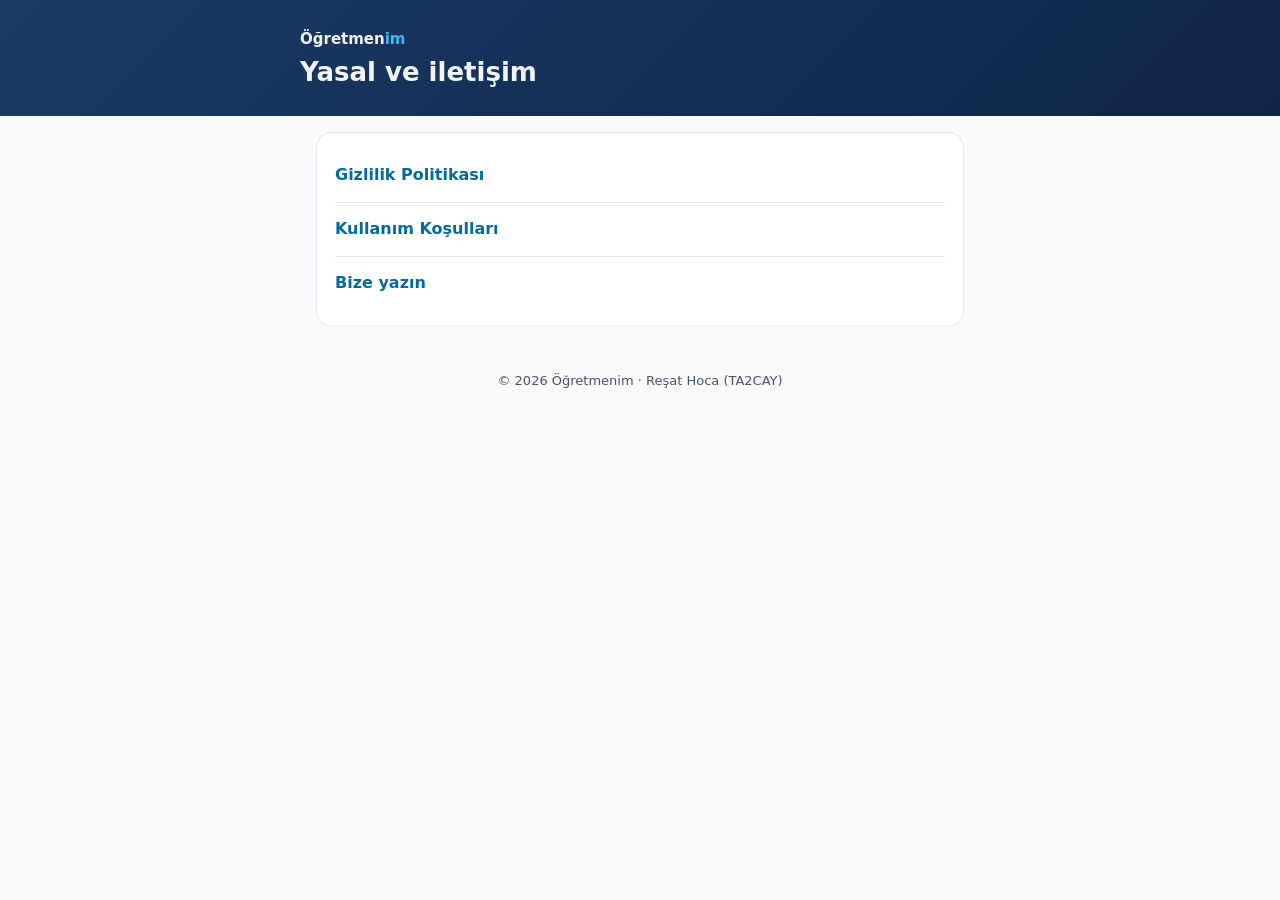
<file: index.html>
<!doctype html>
<html lang="tr">
<head>
<meta charset="utf-8">
<meta name="viewport" content="width=device-width,initial-scale=1">
<title>Öğretmenim · Yasal ve iletişim</title>
<link rel="stylesheet" href="style.css">
</head>
<body>
<header><div class="wrap"><div class="brand">Öğretmen<span>im</span></div><h1>Yasal ve iletişim</h1></div></header>
<main class="wrap">
<div class="card rows"><a href="privacy.html">Gizlilik Politikası</a><a href="terms.html">Kullanım Koşulları</a><a href="contact.html">Bize yazın</a></div>
</main>
<footer>© 2026 Öğretmenim · Reşat Hoca (TA2CAY)</footer>
</body>
</html>
</file>
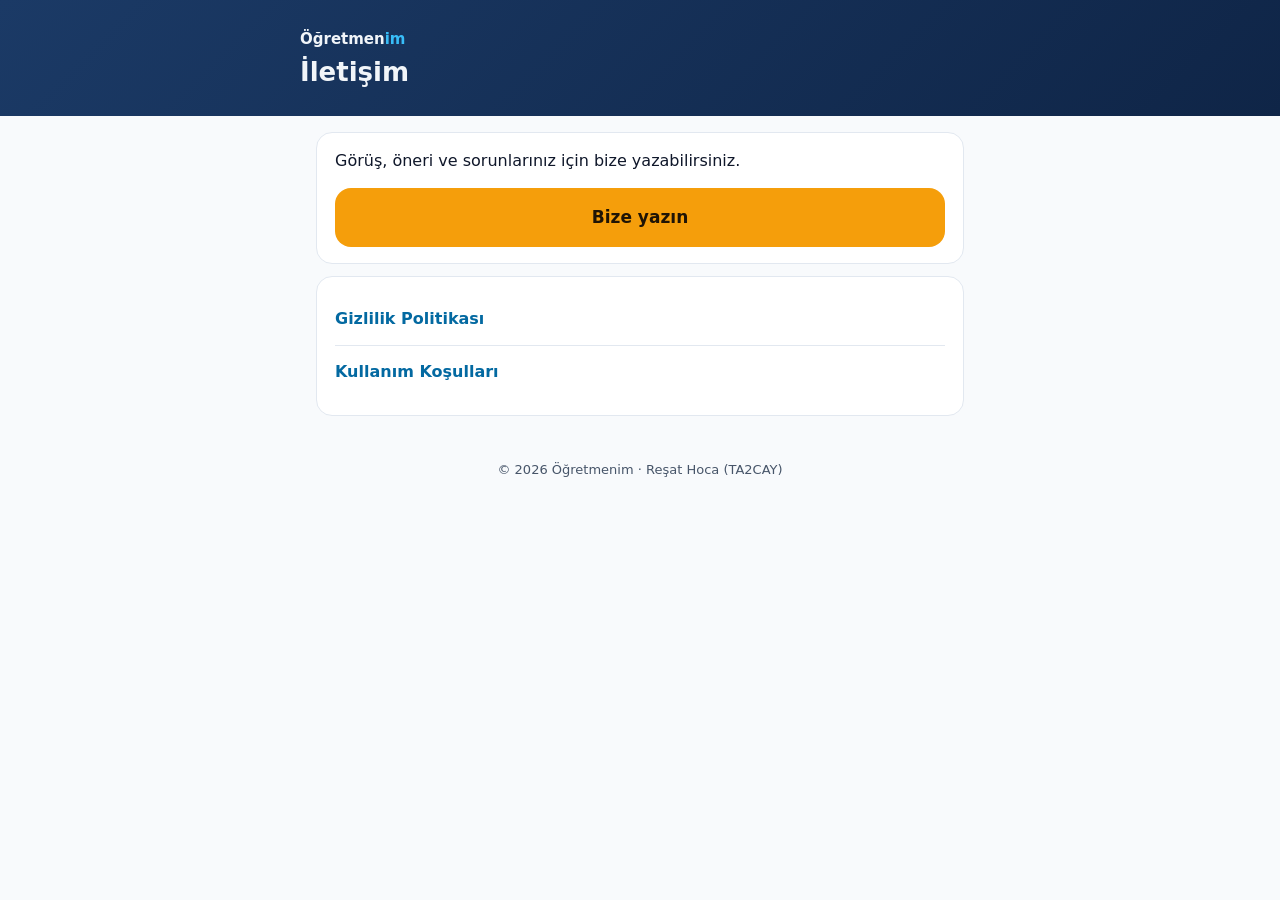
<file: contact.html>
<!doctype html>
<html lang="tr">
<head>
<meta charset="utf-8">
<meta name="viewport" content="width=device-width,initial-scale=1">
<title>Öğretmenim · İletişim</title>
<link rel="stylesheet" href="style.css">
</head>
<body>
<header><div class="wrap"><div class="brand">Öğretmen<span>im</span></div><h1>İletişim</h1></div></header>
<main class="wrap">
<div class="card"><p>Görüş, öneri ve sorunlarınız için bize yazabilirsiniz.</p><a class="button" href="mailto:ta2cay@gmail.com?subject=%C3%96%C4%9Fretmenim%20geri%20bildirim">Bize yazın</a></div>
<div class="card rows"><a href="privacy.html">Gizlilik Politikası</a><a href="terms.html">Kullanım Koşulları</a></div>
</main>
<footer>© 2026 Öğretmenim · Reşat Hoca (TA2CAY)</footer>
</body>
</html>
</file>
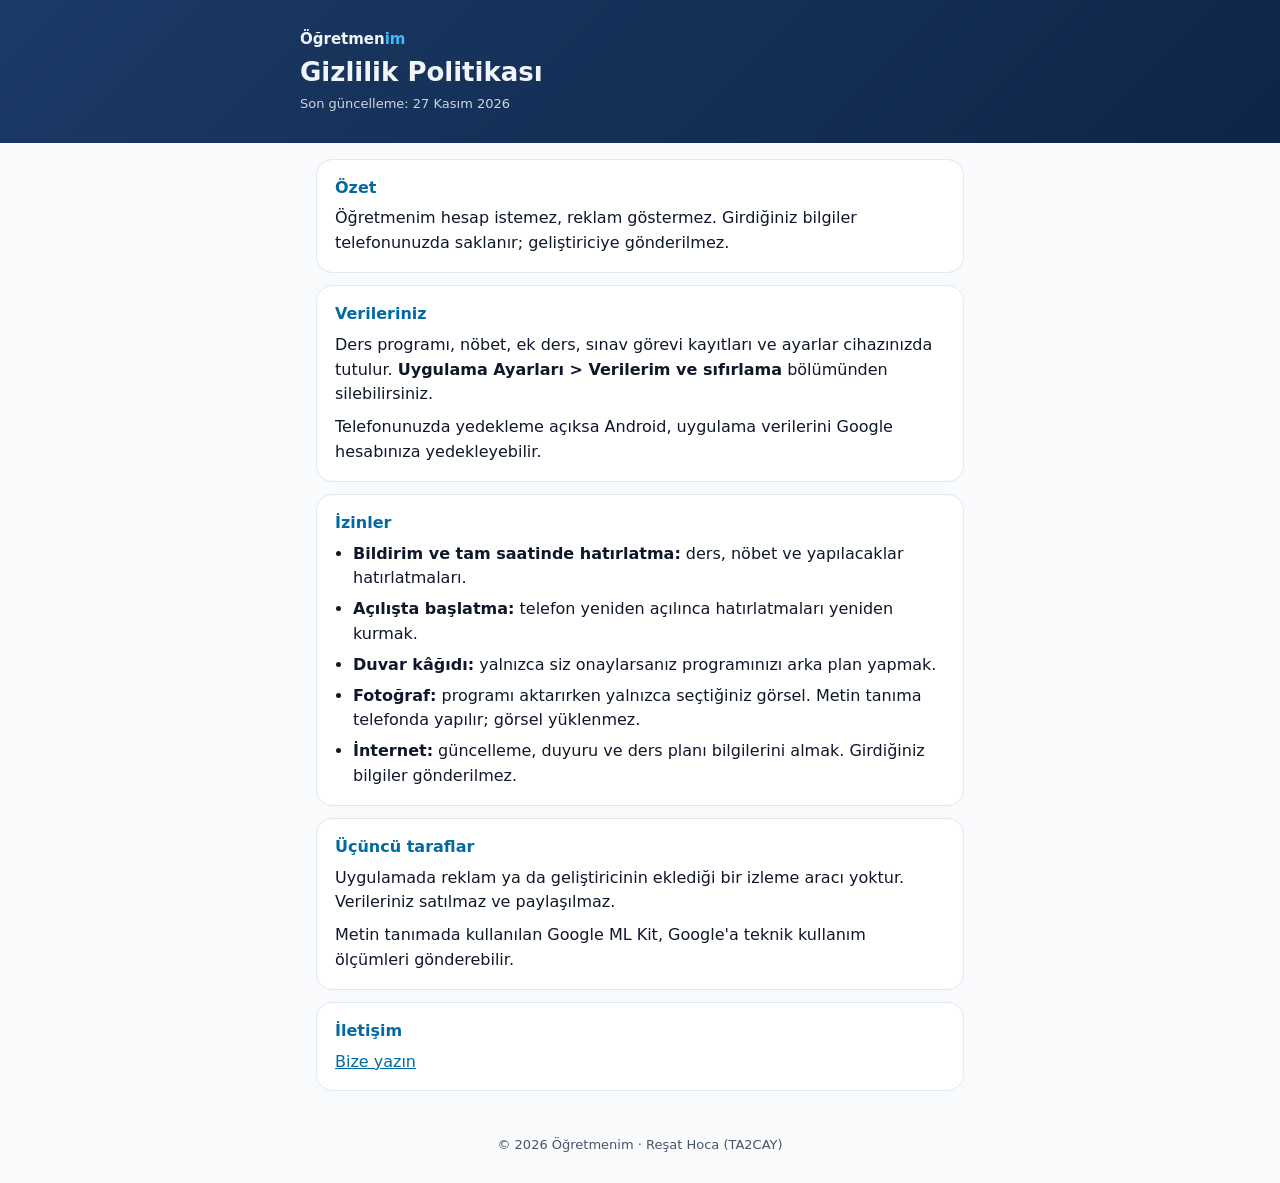
<file: privacy.html>
<!doctype html>
<html lang="tr">
<head>
<meta charset="utf-8">
<meta name="viewport" content="width=device-width,initial-scale=1">
<title>Öğretmenim · Gizlilik Politikası</title>
<link rel="stylesheet" href="style.css">
</head>
<body>
<header><div class="wrap"><div class="brand">Öğretmen<span>im</span></div><h1>Gizlilik Politikası</h1><p class="date">Son güncelleme: 27 Kasım 2026</p></div></header>
<main class="wrap">
<section><h2>Özet</h2><p>Öğretmenim hesap istemez, reklam göstermez. Girdiğiniz bilgiler telefonunuzda saklanır; geliştiriciye gönderilmez.</p></section>
<section><h2>Verileriniz</h2><p>Ders programı, nöbet, ek ders, sınav görevi kayıtları ve ayarlar cihazınızda tutulur. <b>Uygulama Ayarları &gt; Verilerim ve sıfırlama</b> bölümünden silebilirsiniz.</p><p>Telefonunuzda yedekleme açıksa Android, uygulama verilerini Google hesabınıza yedekleyebilir.</p></section>
<section><h2>İzinler</h2><ul><li><b>Bildirim ve tam saatinde hatırlatma:</b> ders, nöbet ve yapılacaklar hatırlatmaları.</li><li><b>Açılışta başlatma:</b> telefon yeniden açılınca hatırlatmaları yeniden kurmak.</li><li><b>Duvar kâğıdı:</b> yalnızca siz onaylarsanız programınızı arka plan yapmak.</li><li><b>Fotoğraf:</b> programı aktarırken yalnızca seçtiğiniz görsel. Metin tanıma telefonda yapılır; görsel yüklenmez.</li><li><b>İnternet:</b> güncelleme, duyuru ve ders planı bilgilerini almak. Girdiğiniz bilgiler gönderilmez.</li></ul></section>
<section><h2>Üçüncü taraflar</h2><p>Uygulamada reklam ya da geliştiricinin eklediği bir izleme aracı yoktur. Verileriniz satılmaz ve paylaşılmaz.</p><p>Metin tanımada kullanılan Google ML Kit, Google'a teknik kullanım ölçümleri gönderebilir.</p></section>
<section><h2>İletişim</h2><p><a href="contact.html">Bize yazın</a></p></section>
</main>
<footer>© 2026 Öğretmenim · Reşat Hoca (TA2CAY)</footer>
</body>
</html>
</file>
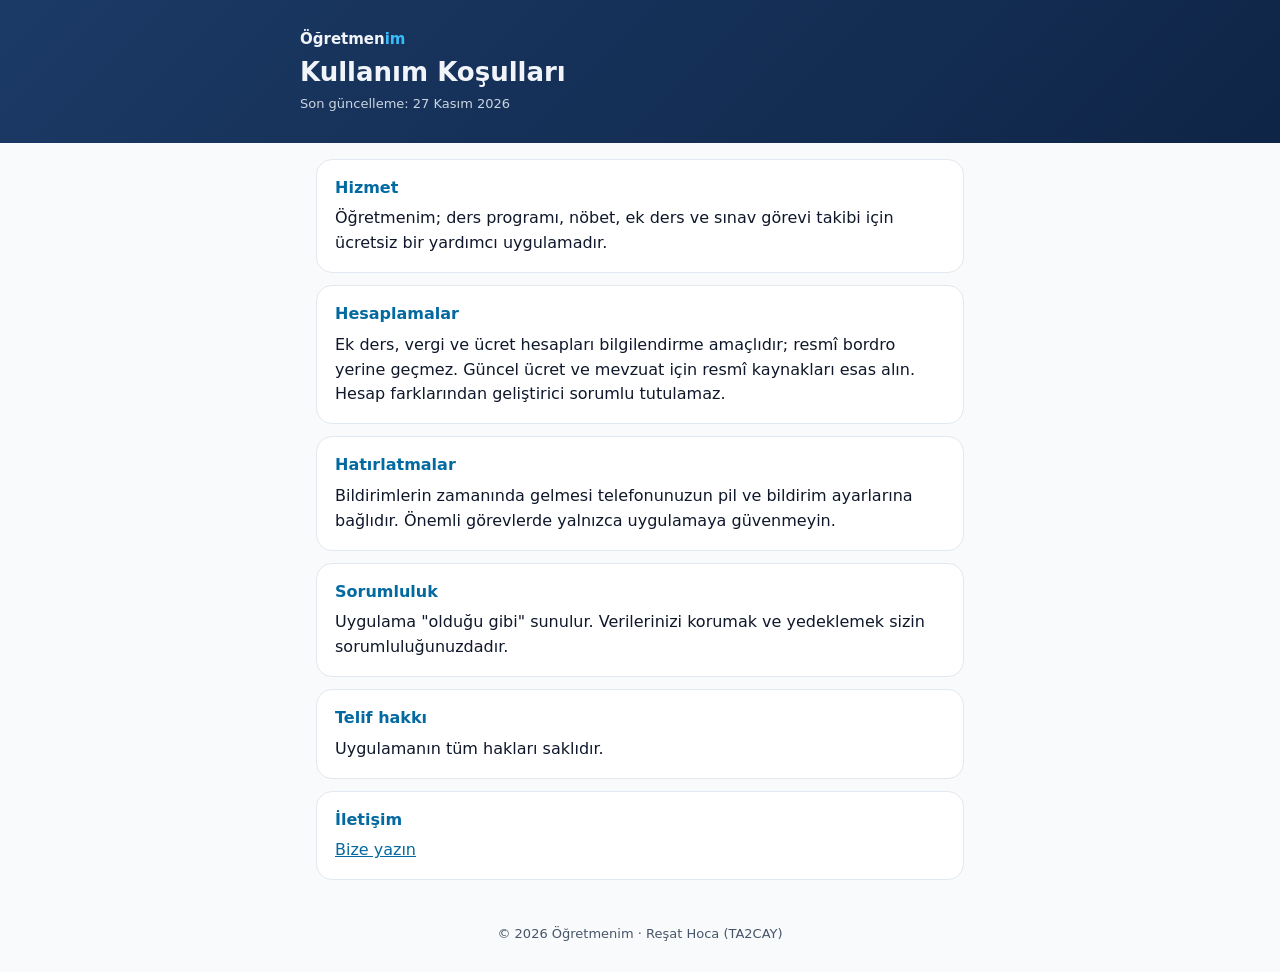
<file: terms.html>
<!doctype html>
<html lang="tr">
<head>
<meta charset="utf-8">
<meta name="viewport" content="width=device-width,initial-scale=1">
<title>Öğretmenim · Kullanım Koşulları</title>
<link rel="stylesheet" href="style.css">
</head>
<body>
<header><div class="wrap"><div class="brand">Öğretmen<span>im</span></div><h1>Kullanım Koşulları</h1><p class="date">Son güncelleme: 27 Kasım 2026</p></div></header>
<main class="wrap">
<section><h2>Hizmet</h2><p>Öğretmenim; ders programı, nöbet, ek ders ve sınav görevi takibi için ücretsiz bir yardımcı uygulamadır.</p></section>
<section><h2>Hesaplamalar</h2><p>Ek ders, vergi ve ücret hesapları bilgilendirme amaçlıdır; resmî bordro yerine geçmez. Güncel ücret ve mevzuat için resmî kaynakları esas alın. Hesap farklarından geliştirici sorumlu tutulamaz.</p></section>
<section><h2>Hatırlatmalar</h2><p>Bildirimlerin zamanında gelmesi telefonunuzun pil ve bildirim ayarlarına bağlıdır. Önemli görevlerde yalnızca uygulamaya güvenmeyin.</p></section>
<section><h2>Sorumluluk</h2><p>Uygulama "olduğu gibi" sunulur. Verilerinizi korumak ve yedeklemek sizin sorumluluğunuzdadır.</p></section>
<section><h2>Telif hakkı</h2><p>Uygulamanın tüm hakları saklıdır.</p></section>
<section><h2>İletişim</h2><p><a href="contact.html">Bize yazın</a></p></section>
</main>
<footer>© 2026 Öğretmenim · Reşat Hoca (TA2CAY)</footer>
</body>
</html>
</file>
<file: style.css>
:root{--bg:#F8FAFC;--card:#FFFFFF;--line:#E2E8F0;--text:#0F172A;--muted:#475569;--accent:#0369A1}
@media (prefers-color-scheme:dark){:root{--bg:#0B1120;--card:#111A2E;--line:#1E2A44;--text:#F1F5F9;--muted:#A8B6CC;--accent:#38BDF8}}
*{box-sizing:border-box}
body{margin:0;background:var(--bg);color:var(--text);font:16px/1.55 system-ui,-apple-system,Roboto,sans-serif}
header{background:linear-gradient(135deg,#1B3A66,#0F2547);color:#F1F5F9;padding:28px 20px}
.wrap{max-width:680px;margin:0 auto}
.brand{font-size:15px;font-weight:800}.brand span{color:#38BDF8}
h1{margin:6px 0 0;font-size:26px;line-height:1.2}
.date{margin:6px 0 0;font-size:13px;color:#CBD5E1}
main{padding:16px 16px 32px}
section,.card{background:var(--card);border:1px solid var(--line);border-radius:16px;padding:16px 18px;margin:0 0 12px}
h2{margin:0 0 6px;font-size:16px;color:var(--accent)}
p{margin:0}p+p{margin-top:8px}
ul{margin:0;padding-left:18px}li+li{margin-top:6px}
a{color:var(--accent)}
.button{display:block;text-align:center;background:#F59E0B;color:#1F1405;font-weight:800;font-size:17px;text-decoration:none;border-radius:16px;padding:16px;margin-top:14px}
.rows a{display:block;padding:14px 0;font-weight:700;text-decoration:none}
.rows a+a{border-top:1px solid var(--line)}
footer{text-align:center;color:var(--muted);font-size:13px;padding:0 16px 28px}
</file>
